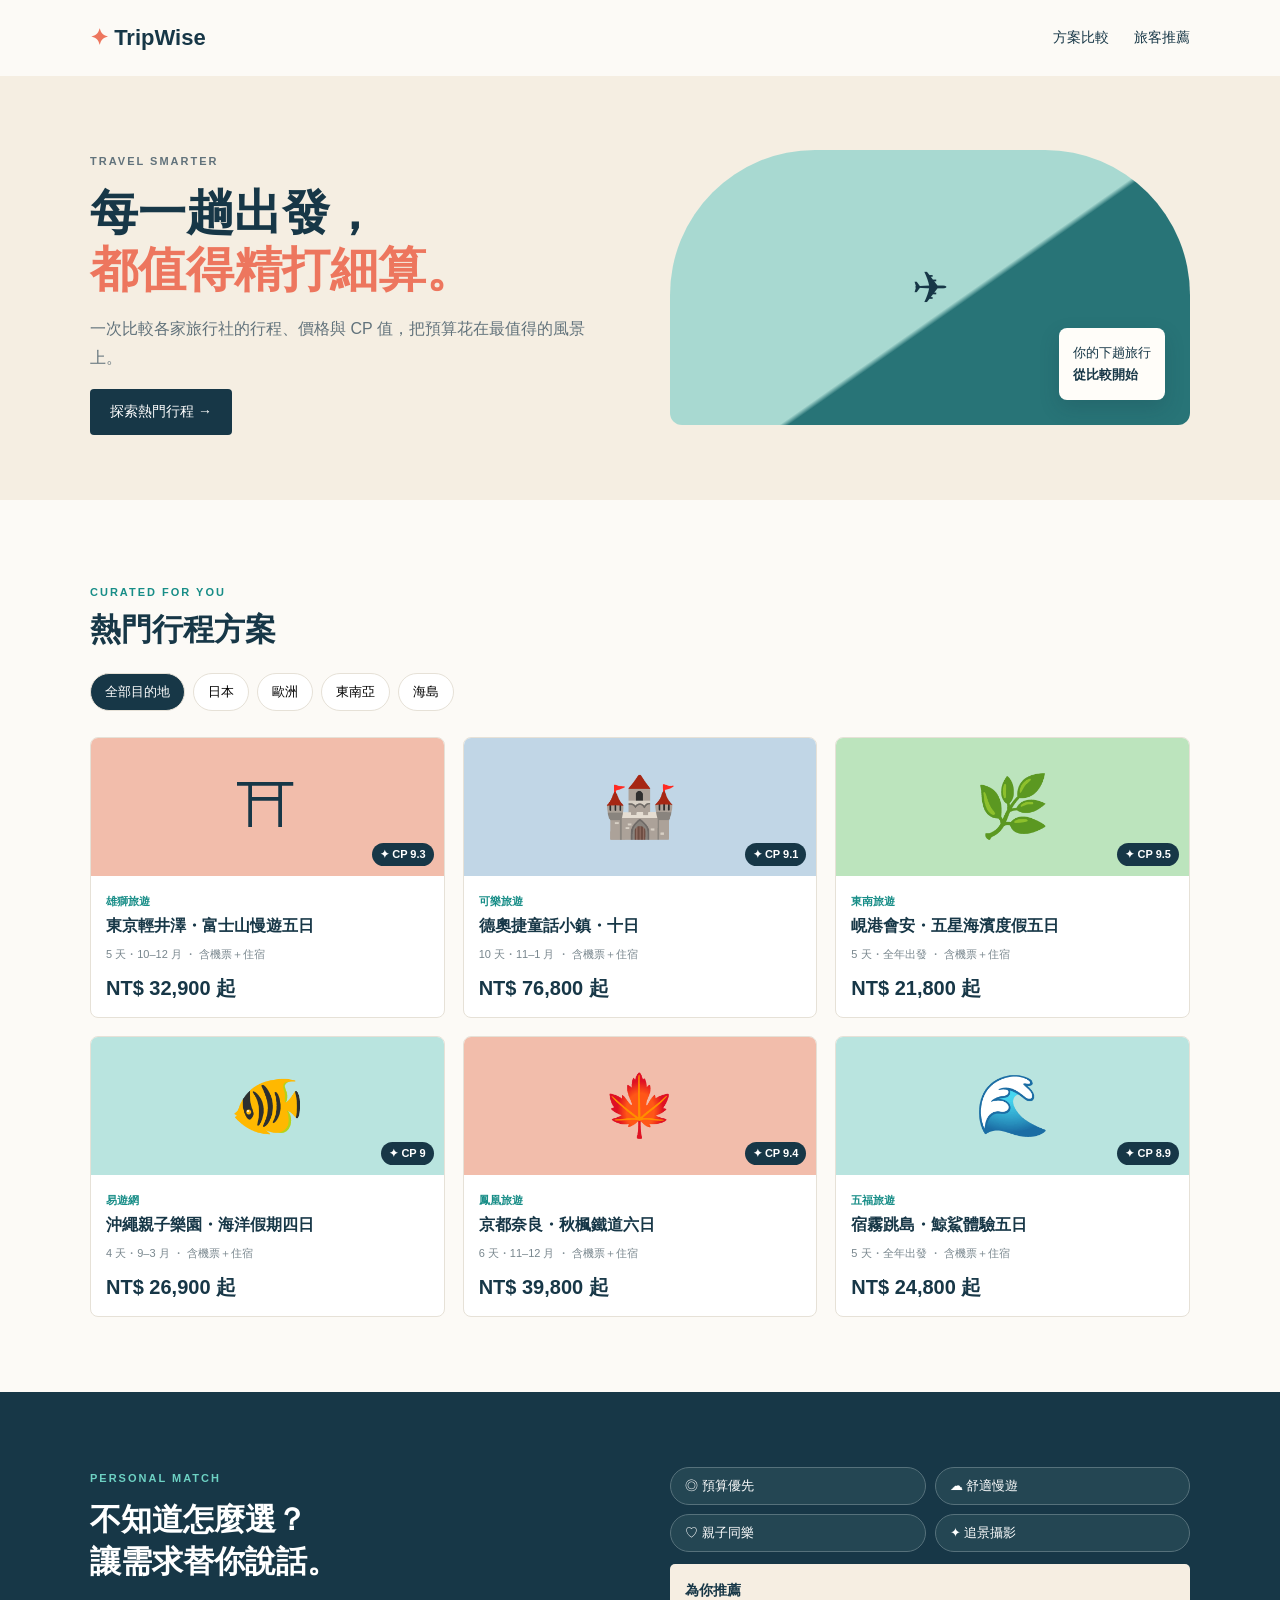
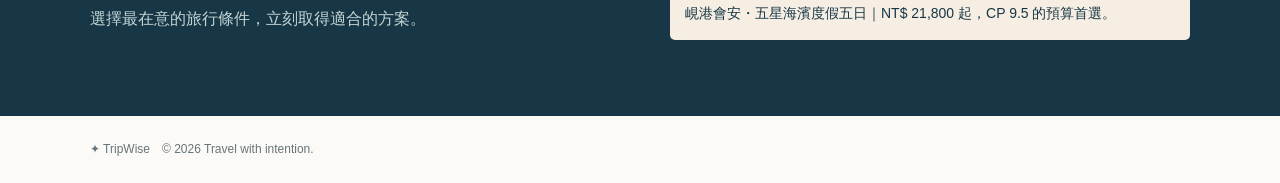
<file: index.html>
<!doctype html>
<html lang="zh-Hant">
<head>
  <meta charset="utf-8">
  <meta name="viewport" content="width=device-width, initial-scale=1">
  <meta name="description" content="TripWise 旅遊行程比較平台">
  <title>TripWise｜旅遊方案比較</title>
  <link rel="stylesheet" href="style.css">
</head>
<body>
  <nav class="nav wrap"><a class="brand" href="#top">✦ <span>TripWise</span></a><div><a href="#compare">方案比較</a><a href="#recommend">旅客推薦</a></div></nav>
  <header id="top" class="hero"><div class="wrap hero-grid"><div><p class="eyebrow">TRAVEL SMARTER</p><h1>每一趟出發，<br><em>都值得精打細算。</em></h1><p>一次比較各家旅行社的行程、價格與 CP 值，把預算花在最值得的風景上。</p><a class="button" href="#compare">探索熱門行程 →</a></div><div class="hero-art">✈<span>你的下趟旅行<br><b>從比較開始</b></span></div></div></header>
  <main id="compare" class="wrap section"><p class="eyebrow">CURATED FOR YOU</p><h2>熱門行程方案</h2><div id="filters" class="filters"><button data-area="all" class="active">全部目的地</button><button data-area="日本">日本</button><button data-area="歐洲">歐洲</button><button data-area="東南亞">東南亞</button><button data-area="海島">海島</button></div><div id="tripGrid" class="grid"></div></main>
  <section id="recommend" class="recommend"><div class="wrap recommend-grid"><div><p class="eyebrow">PERSONAL MATCH</p><h2>不知道怎麼選？<br>讓需求替你說話。</h2><p>選擇最在意的旅行條件，立刻取得適合的方案。</p></div><div><div id="needs" class="needs"><button data-need="budget">◎ 預算優先</button><button data-need="comfort">☁ 舒適慢遊</button><button data-need="family">♡ 親子同樂</button><button data-need="scenery">✦ 追景攝影</button></div><div id="result" class="result"></div></div></div></section>
  <footer class="wrap">✦ TripWise　© 2026 Travel with intention.</footer>
  <script src="app.js"></script>
</body>
</html>
</file>
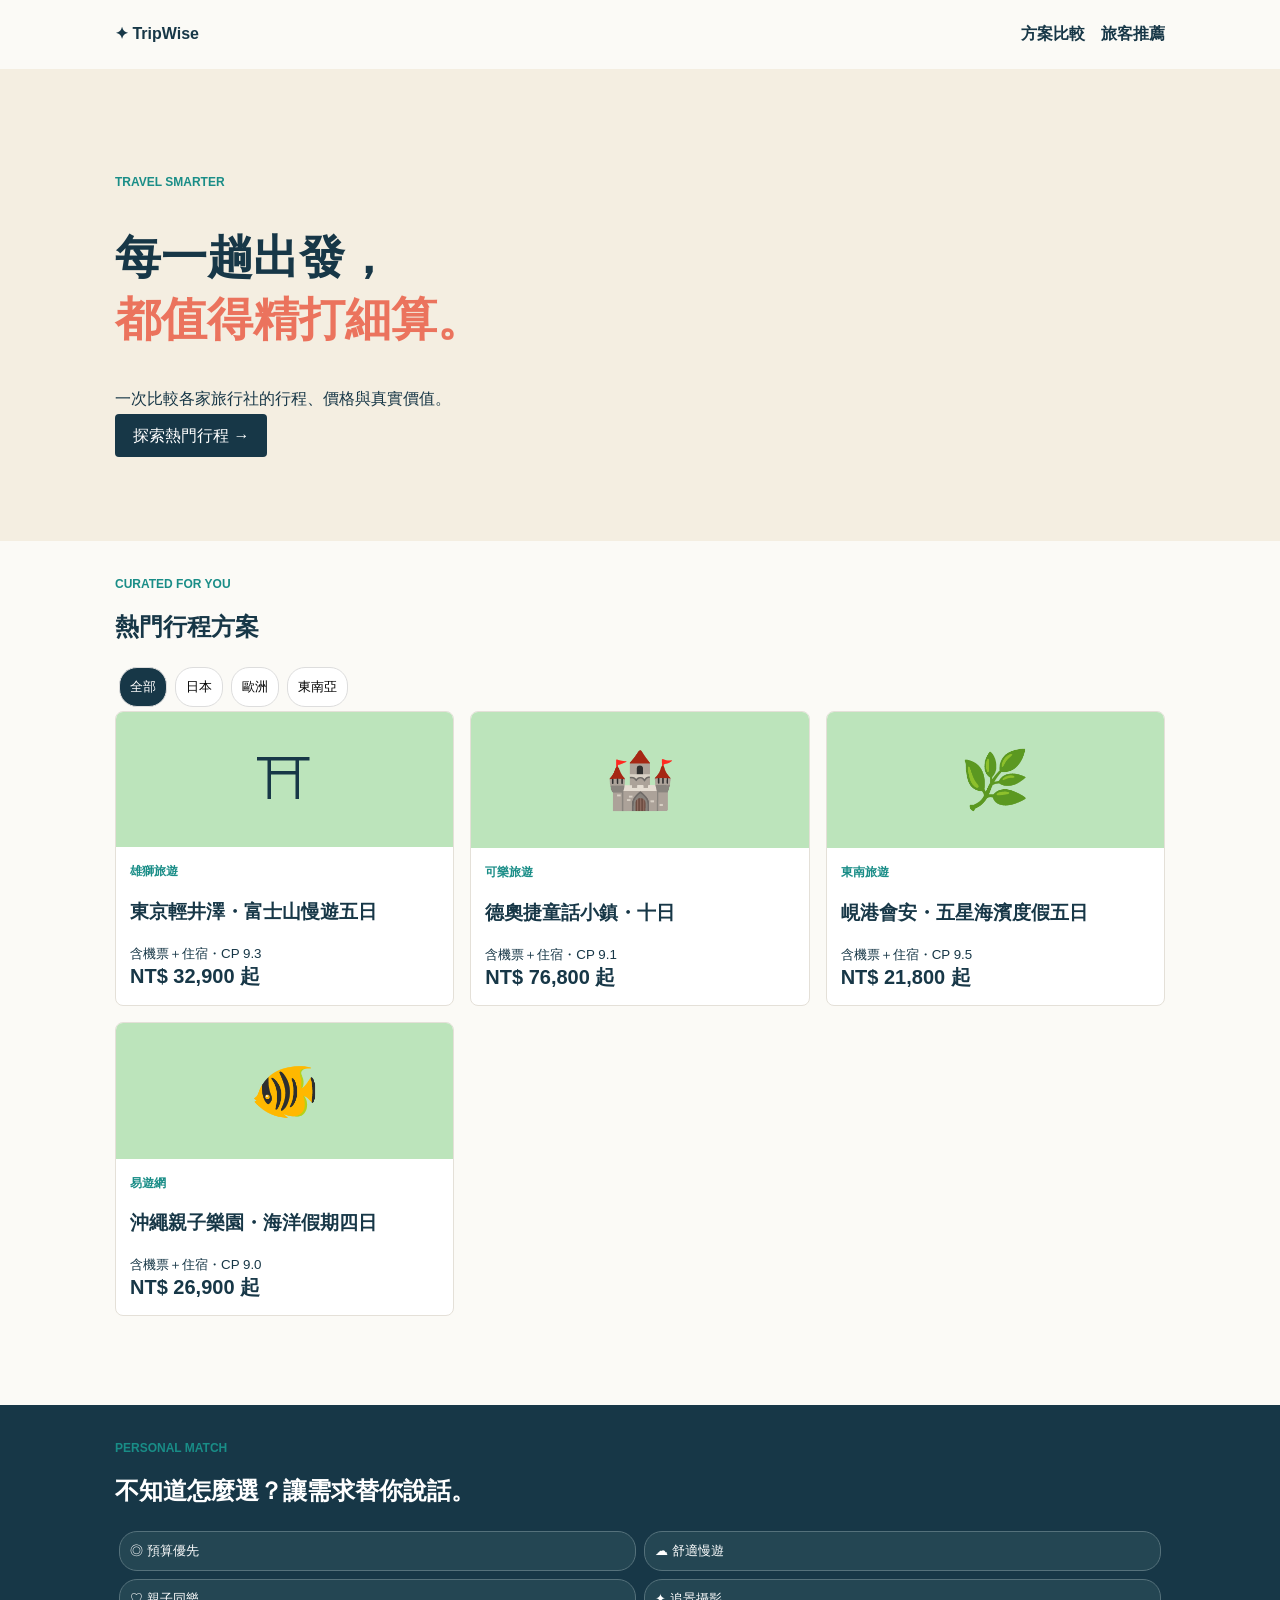
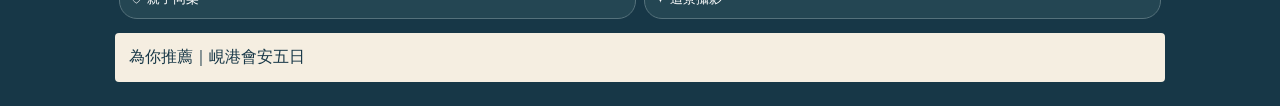
<file: public/index.html>
<!doctype html><html lang="zh-Hant"><meta charset="utf-8"><meta name="viewport" content="width=device-width,initial-scale=1"><title>TripWise 旅遊比較</title><style>body{margin:0;font-family:Arial;background:#fbfaf6;color:#173747}.wrap{max-width:1050px;margin:auto;padding:24px}nav{display:flex;justify-content:space-between;font-weight:bold}.hero{background:#f4eee1;padding:70px 0}h1{font-size:46px}em{color:#eb735d;font-style:normal}.tag,.agency{color:#198d87;font-size:12px;font-weight:bold}.button{background:#173747;color:#fff;padding:13px 18px;text-decoration:none;border-radius:4px}.grid{display:grid;grid-template-columns:repeat(3,1fr);gap:16px}.card{background:#fff;border:1px solid #e4e0d8;border-radius:8px;overflow:hidden}.pic{font-size:56px;text-align:center;padding:35px;background:#bce4bb}.info{padding:14px}.price{font-size:20px;font-weight:bold}.filters button,.needs button{padding:10px;margin:4px;border:1px solid #ddd;border-radius:18px;background:#fff}.filters .on{background:#173747;color:#fff}.recommend{background:#173747;color:#fff;margin-top:65px}.needs{display:grid;grid-template-columns:1fr 1fr}.needs button{background:#244653;color:#fff;border-color:#55717b;text-align:left}.result{background:#f5eee1;color:#173747;padding:14px;margin-top:10px;border-radius:4px}@media(max-width:650px){.grid{grid-template-columns:1fr}h1{font-size:34px}}</style><body><nav class="wrap">✦ TripWise <span>方案比較　旅客推薦</span></nav><section class="hero"><div class="wrap"><p class="tag">TRAVEL SMARTER</p><h1>每一趟出發，<br><em>都值得精打細算。</em></h1><p>一次比較各家旅行社的行程、價格與真實價值。</p><a class="button" href="#compare">探索熱門行程 →</a></div></section><main id="compare" class="wrap"><p class="tag">CURATED FOR YOU</p><h2>熱門行程方案</h2><div class="filters"><button class="on" onclick="show('all',this)">全部</button><button onclick="show('日本',this)">日本</button><button onclick="show('歐洲',this)">歐洲</button><button onclick="show('東南亞',this)">東南亞</button></div><div class="grid" id="grid"></div></main><section class="recommend"><div class="wrap"><p class="tag">PERSONAL MATCH</p><h2>不知道怎麼選？讓需求替你說話。</h2><div class="needs"><button onclick="rec('峴港會安五日｜NT$21,800 起，CP 9.5 的預算首選。')">◎ 預算優先</button><button onclick="rec('東京輕井澤五日｜步調舒適、移動距離適中。')">☁ 舒適慢遊</button><button onclick="rec('沖繩親子四日｜樂園與海洋館一次滿足。')">♡ 親子同樂</button><button onclick="rec('京都奈良六日｜把楓葉與古寺都收進鏡頭。')">✦ 追景攝影</button></div><div class="result" id="result">為你推薦｜峴港會安五日</div></div></section><script>let d=[['日本','⛩','雄獅旅遊','東京輕井澤・富士山慢遊五日','32,900','9.3'],['歐洲','🏰','可樂旅遊','德奧捷童話小鎮・十日','76,800','9.1'],['東南亞','🌿','東南旅遊','峴港會安・五星海濱度假五日','21,800','9.5'],['海島','🐠','易遊網','沖繩親子樂園・海洋假期四日','26,900','9.0']];function show(c,b){document.querySelectorAll('.filters button').forEach(x=>x.className='');b.className='on';grid.innerHTML=d.filter(x=>c==='all'||x[0]===c).map(x=>'<article class="card"><div class="pic">'+x[1]+'</div><div class="info"><span class="agency">'+x[2]+'</span><h3>'+x[3]+'</h3><small>含機票＋住宿・CP '+x[5]+'</small><div class="price">NT$ '+x[4]+' 起</div></div></article>').join('')}function rec(x){result.textContent='為你推薦｜'+x}show('all',document.querySelector('.on'))</script></body></html>
</file>
<file: style.css>
:root{--ink:#173747;--coral:#ed765e;--teal:#178d87;--cream:#f5eee2;--line:#e6e1d7}*{box-sizing:border-box}html{scroll-behavior:smooth}body{margin:0;background:#fcfaf6;color:var(--ink);font-family:Arial,"Noto Sans TC",sans-serif}.wrap{width:min(1100px,calc(100% - 42px));margin:auto}.nav{height:76px;display:flex;align-items:center;justify-content:space-between}.brand{font-size:22px;font-weight:800;color:var(--coral)}.brand span{color:var(--ink)}a{color:var(--ink);text-decoration:none}.nav div{display:flex;gap:25px;font-size:14px}.hero{background:var(--cream);padding:65px 0}.hero-grid,.recommend-grid{display:grid;grid-template-columns:1fr 1fr;gap:60px;align-items:center}.eyebrow{font-size:11px;font-weight:800;letter-spacing:2px;color:var(--teal)}h1{font-size:48px;line-height:1.2;margin:12px 0}h1 em{color:var(--coral);font-style:normal}h2{font-size:31px;margin:8px 0 22px}.hero p,.recommend p{color:#61727b;line-height:1.8}.button{display:inline-block;padding:14px 20px;background:var(--ink);color:#fff;border-radius:4px;font-size:14px}.hero-art{height:275px;border-radius:145px 145px 12px 12px;background:linear-gradient(145deg,#a8d9d1 0 55%,#287477 56%);display:grid;place-items:center;font-size:44px;position:relative}.hero-art span{position:absolute;right:25px;bottom:25px;padding:14px;background:#fffdf9;border-radius:8px;box-shadow:0 8px 20px #17374733;font-size:13px;line-height:1.7}.section{padding:75px 0}.filters{display:flex;flex-wrap:wrap;gap:8px;margin-bottom:26px}.filters button,.needs button{border:1px solid var(--line);background:#fff;padding:9px 14px;border-radius:20px;cursor:pointer;font:inherit;font-size:13px}.filters button.active{background:var(--ink);color:#fff}.grid{display:grid;grid-template-columns:repeat(3,1fr);gap:18px}.card{background:#fff;border:1px solid var(--line);border-radius:8px;overflow:hidden}.visual{height:138px;display:grid;place-items:center;font-size:60px;position:relative}.visual b{position:absolute;right:10px;bottom:10px;background:var(--ink);color:white;border-radius:14px;padding:5px 8px;font-size:11px}.日本{background:#f2bdab}.歐洲{background:#c1d6e6}.東南亞{background:#bce4bd}.海島{background:#b9e4df}.info{padding:15px}.agency{font-size:11px;color:var(--teal);font-weight:bold}.info h3{font-size:16px;margin:7px 0}.meta{color:#78868d;font-size:11px}.price{font-size:20px;font-weight:800;margin-top:13px}.recommend{padding:66px 0;background:var(--ink);color:white}.recommend .eyebrow{color:#6dd1c3}.recommend p{color:#c4d4d4}.needs{display:grid;grid-template-columns:1fr 1fr;gap:9px}.needs button{color:#fff;border-color:#56717b;background:#244653;text-align:left}.needs button:hover{background:#326473}.result{margin-top:12px;padding:15px;background:#f6eee2;color:var(--ink);border-radius:5px;font-size:14px;line-height:1.65}footer{padding:25px 0;font-size:12px;color:#65757c}@media(max-width:680px){.hero-grid,.recommend-grid,.grid{grid-template-columns:1fr}.hero-grid{gap:35px}h1{font-size:37px}.nav div{display:none}.hero-art{height:220px}}
</file>
